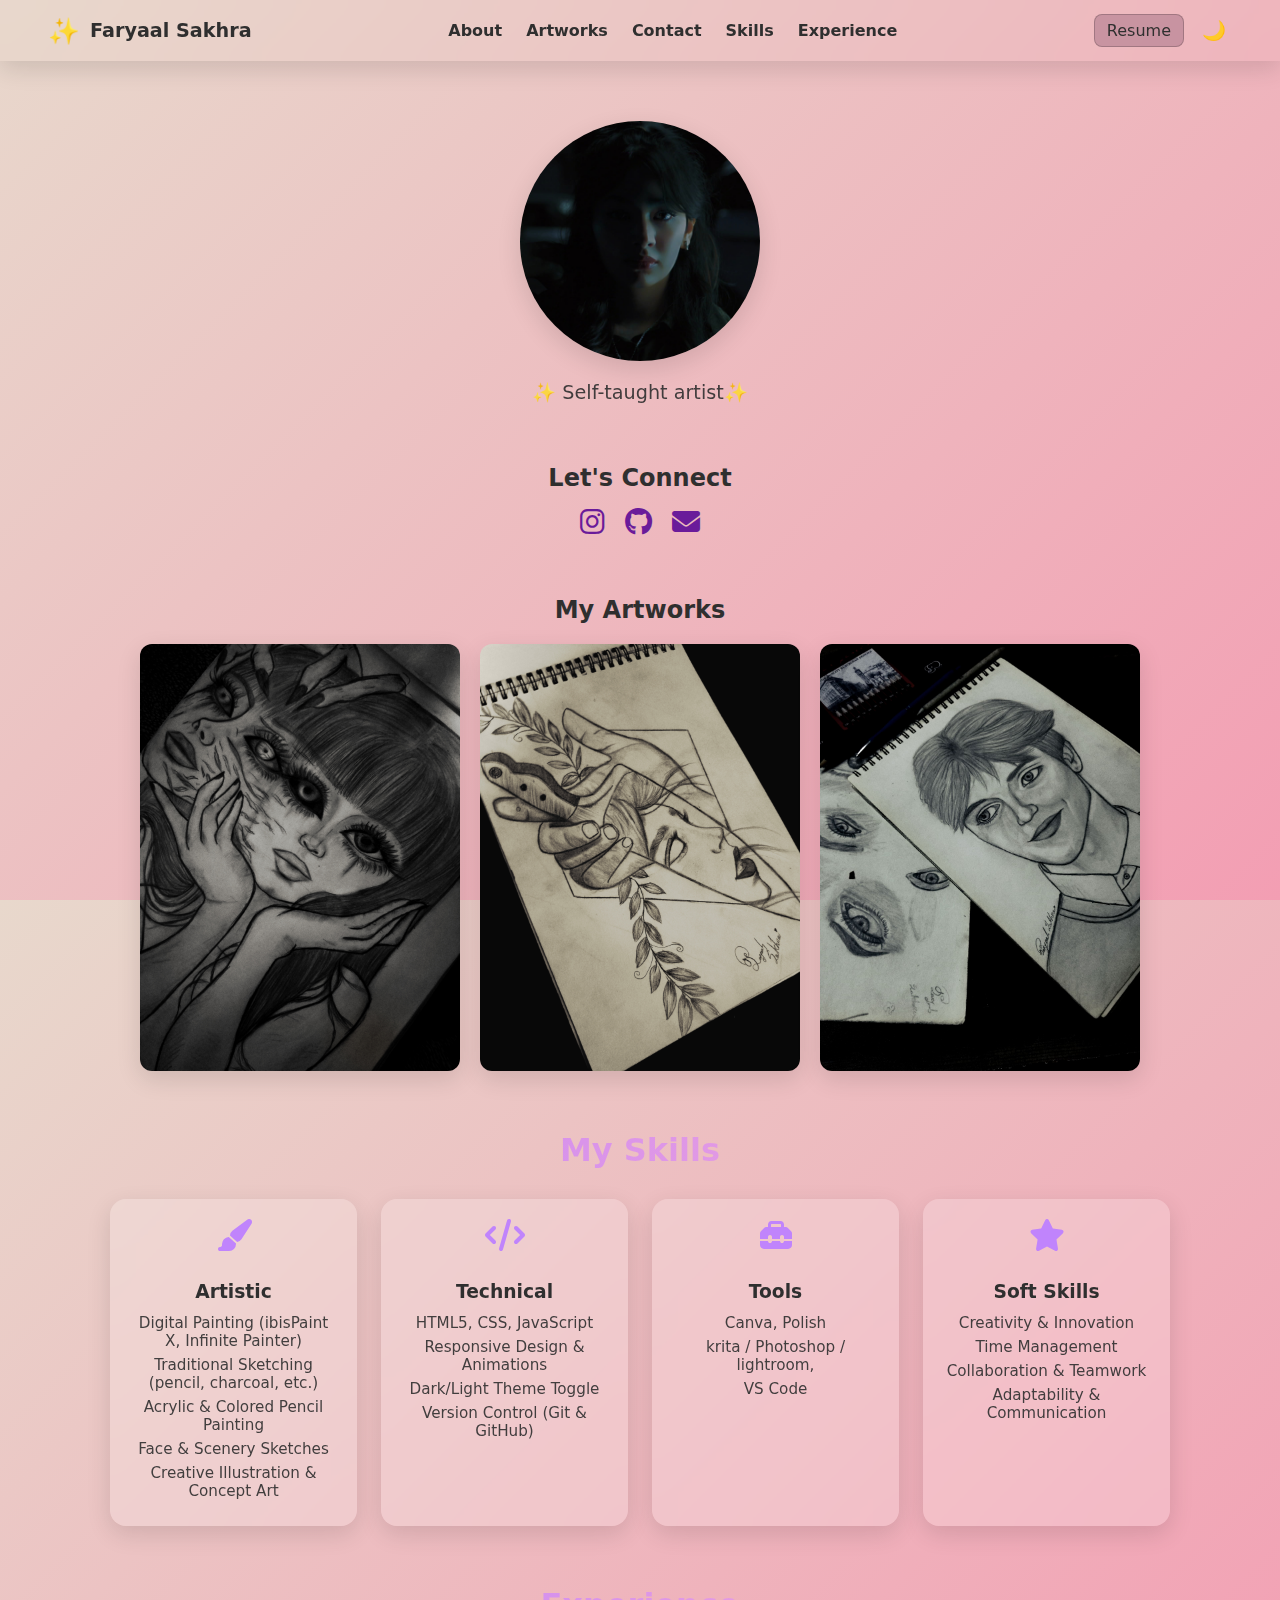
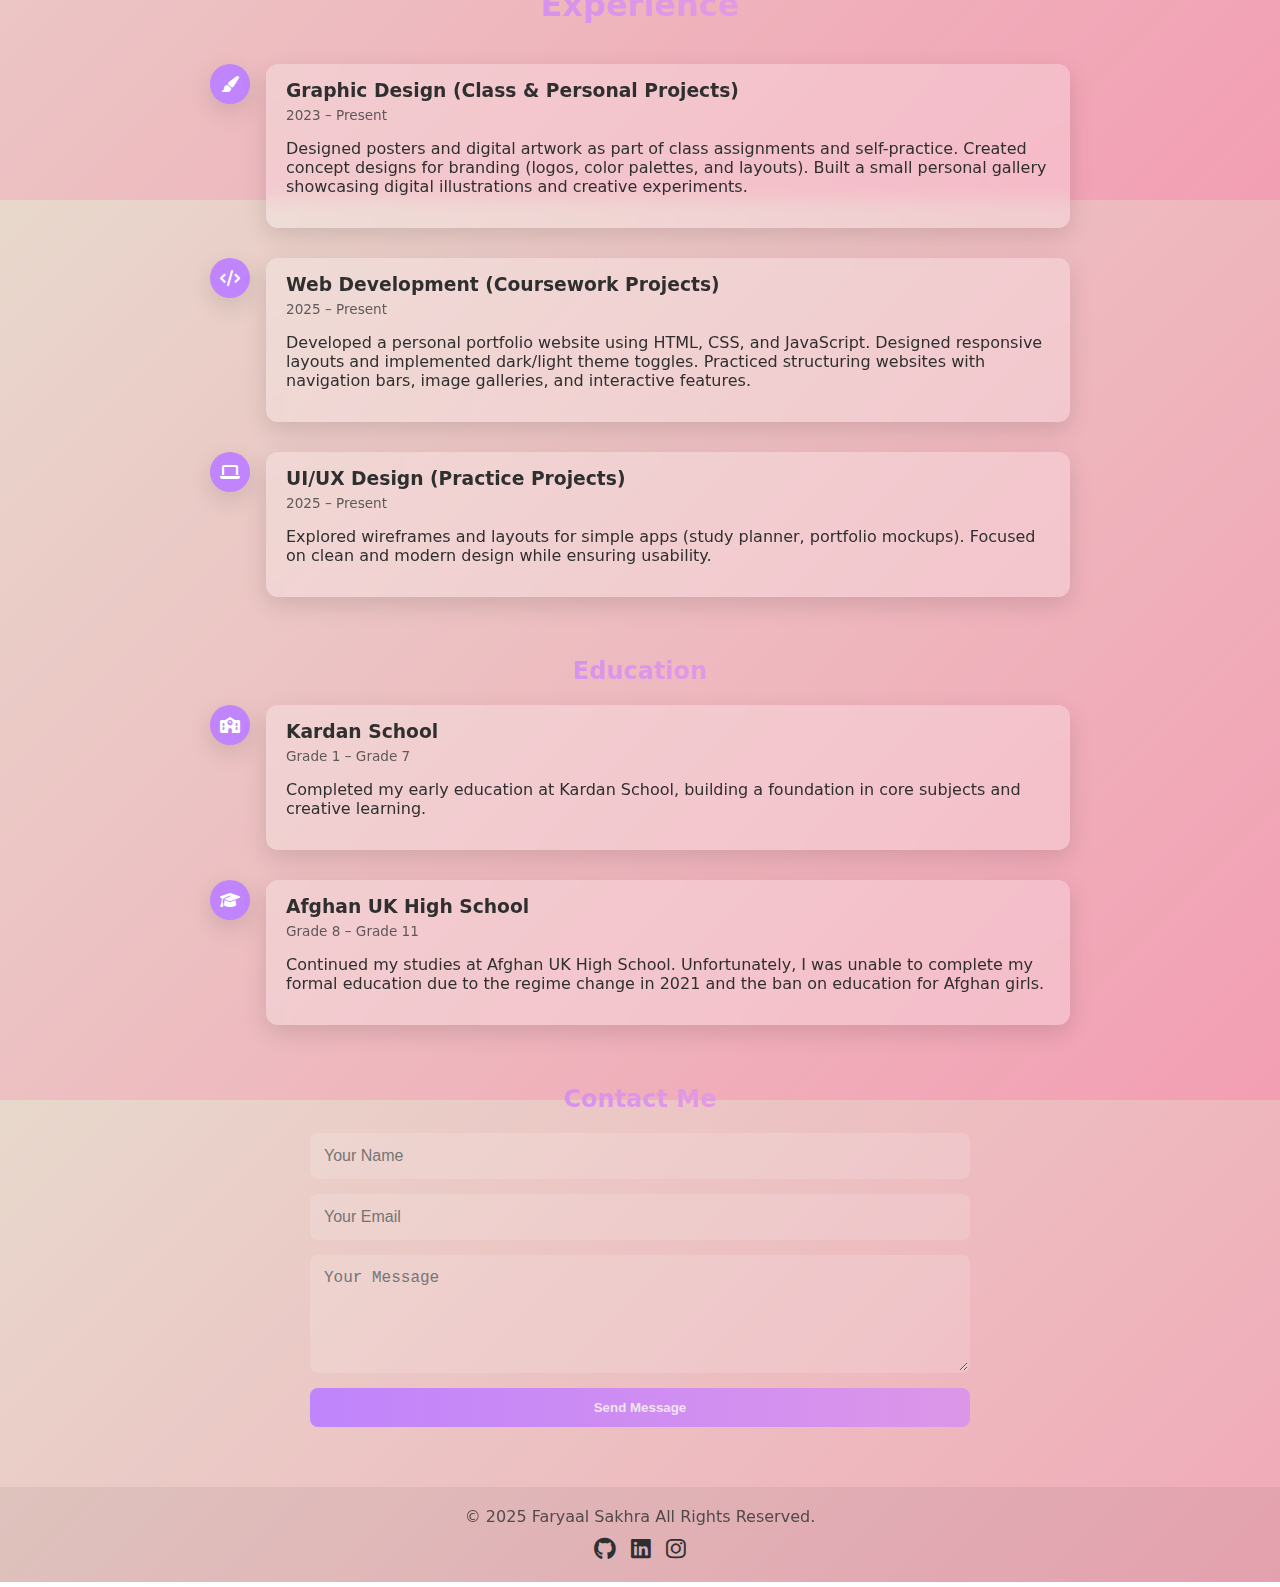
<file: index.html>
<!DOCTYPE html>
<html lang="en">
<head>
  <meta charset="UTF-8">
  <meta name="viewport" content="width=device-width, initial-scale=1.0">
  <title>Faryaal's Portfolio</title>
  <link rel="stylesheet" href="https://cdnjs.cloudflare.com/ajax/libs/font-awesome/6.5.0/css/all.min.css">
  <link rel="stylesheet" href="./styles/styles.css">
  <script defer src="script.js"></script>
  <meta name="google-site-verification" content="JDjScIXy6N2NXJlzmD0lkGvzEvXaJjAvOFmCYF8kFho" />
  <meta name="color-scheme" content="light">
</head>
<body>
  

  <header class="navbar">
    <div class="nav-left">
      <span class="logo">✨</span>
      <h1>Faryaal Sakhra</h1>
    </div>
    <nav class="nav-center">
      <ul>
        <li><a href="#about">About</a></li>
        <li><a href="#gallery">Artworks</a></li>
        <li><a href="#contact">Contact</a></li>
        <li><a href="#skills">Skills</a></li>
        <li><a href="#experience">Experience</a></li</ul>
      </nav>
    <div class="nav-right">
      <a href="resume.pdf" class="resume-btn" download>Resume</a>
      <button id="theme-toggle">🌙</button>
    </div>
  </header>


  <main>
    <section class="hero" id="about">
      <img src="./photos/aug-2024.jpg" alt="My Profile Picture" class="hero-img">
      <p class="intro">✨ Self-taught artist✨</p>
    </section>


    <section class="socials" id="contact">
      <h2>Let's Connect</h2>
      <div class="icons">
        <a href="https://www.instagram.com/faryaal._.sakhra" target="_blank"><i class="fab fa-instagram"></i></a>
        <a href="https://github.com/faryaalsakhra" target="_blank"><i class="fab fa-github"></i></a>
        <a href="mailto:faryaalsakhra2006@gmail.com"><i class="fas fa-envelope"></i></a>
      </div>
      
    </section>

  
    <section class="gallery" id="gallery">
      <h2>My Artworks</h2>
      <div class="grid">
        <img src="./photos/between_two_souls.jpg" alt="Artwork 1">
        <img src="./photos/knife in hand.jpg" alt="Artwork 2">
        <img src="./photos/rady.jpg" alt="Artwork 3">
      </div>
    </section>
    
    <section class="skills" id="skills">
      <h2>My Skills</h2>
      <div class="skills-grid">
    
      
        <div class="skill-card">
          <i class="fas fa-paint-brush"></i>
          <h3>Artistic</h3>
          <ul>
            <li>Digital Painting (ibisPaint X, Infinite Painter)</li>
            <li>Traditional Sketching (pencil, charcoal, etc.)</li>
            <li>Acrylic & Colored Pencil Painting</li>
            <li>Face & Scenery Sketches</li>
            <li>Creative Illustration & Concept Art</li>
          </ul>
        </div>
    
        
        <div class="skill-card">
          <i class="fas fa-code"></i>
          <h3>Technical</h3>
          <ul>
            <li>HTML5, CSS, JavaScript</li>
            <li>Responsive Design & Animations</li>
            <li>Dark/Light Theme Toggle</li>
            <li>Version Control (Git & GitHub)</li>
          </ul>
        </div>
    
       
        <div class="skill-card">
          <i class="fas fa-toolbox"></i>
          <h3>Tools</h3>
          <ul>
            <li>Canva, Polish</li>
            <li>krita / Photoshop / lightroom,</li>
            <li>VS Code</li>
          </ul>
        </div>
    
       
        <div class="skill-card">
          <i class="fas fa-star"></i>
          <h3>Soft Skills</h3>
          <ul>
            <li>Creativity & Innovation</li>
            <li>Time Management</li>
            <li>Collaboration & Teamwork</li>
            <li>Adaptability & Communication</li>
          </ul>
        </div>
    
      </div>
    </section>

    <section class="experience" id="experience">
      <h2>Experience</h2>
      <div class="timeline">
    
        <div class="timeline-item">
          <div class="timeline-icon">
            <i class="fas fa-paint-brush"></i>
          </div>
          <div class="timeline-content">
            <h3>Graphic Design (Class & Personal Projects)</h3>
            <span class="time">2023 – Present</span>
            <p>Designed posters and digital artwork as part of class assignments and self-practice. 
               Created concept designs for branding (logos, color palettes, and layouts). 
               Built a small personal gallery showcasing digital illustrations and creative experiments.</p>
          </div>
        </div>
    
        <div class="timeline-item">
          <div class="timeline-icon">
            <i class="fas fa-code"></i>
          </div>
          <div class="timeline-content">
            <h3>Web Development (Coursework Projects)</h3>
            <span class="time">2025 – Present</span>
            <p>Developed a personal portfolio website using HTML, CSS, and JavaScript. 
               Designed responsive layouts and implemented dark/light theme toggles. 
               Practiced structuring websites with navigation bars, image galleries, and interactive features.</p>
          </div>
        </div>
    
        <div class="timeline-item">
          <div class="timeline-icon">
            <i class="fas fa-laptop"></i>
          </div>
          <div class="timeline-content">
            <h3>UI/UX Design (Practice Projects)</h3>
            <span class="time">2025 – Present</span>
            <p>Explored wireframes and layouts for simple apps (study planner, portfolio mockups). 
               Focused on clean and modern design while ensuring usability.</p>
          </div>
        </div>
    
      </div>
    </section>
    
<section class="education" id="education">
  <h2>Education</h2>
  <div class="timeline">

    <div class="timeline-item">
      <div class="timeline-icon">
        <i class="fas fa-school"></i>
      </div>
      <div class="timeline-content">
        <h3>Kardan School</h3>
        <span class="time">Grade 1 – Grade 7</span>
        <p>Completed my early education at Kardan School, building a foundation in core subjects and creative learning.</p>
      </div>
    </div>

    <div class="timeline-item">
      <div class="timeline-icon">
        <i class="fas fa-graduation-cap"></i>
      </div>
      <div class="timeline-content">
        <h3>Afghan UK High School</h3>
        <span class="time">Grade 8 – Grade 11</span>
        <p>Continued my studies at Afghan UK High School. Unfortunately, I was unable to complete my formal education due to the regime change in 2021 and the ban on education for Afghan girls.</p>
      </div>
    </div>

  </div>
</section>


<section class="contact" id="contact">
  <h2>Contact Me</h2>
  <form class="contact-form">
    <input type="text" name="name" placeholder="Your Name" required>
    <input type="email" name="email" placeholder="Your Email" required>
    <textarea name="message" rows="5" placeholder="Your Message" required></textarea>
    <button type="submit">Send Message</button>
  </form>
</section>


<footer class="footer">
  <p>© 2025 Faryaal Sakhra All Rights Reserved.</p>
  <div class="footer-socials">
    <a href="https://github.com/faryaalsakhra" target="_blank"><i class="fab fa-github"></i></a>
    <a href="https://linkedin.com/in/yourusername" target="_blank"><i class="fab fa-linkedin"></i></a>
    <a href="https://instagram.com/faryaal._.sakhra" target="_blank"><i class="fab fa-instagram"></i></a>
  </div>
</footer>

    
      </div>
    </section>
    
    
  </main>
</body>
</html>
</file>
<file: styles/styles.css>
:root {
  --bg-light: linear-gradient(135deg, #e8d8cc 0%, #f39eb3 100%);
  --bg-dark:  linear-gradient(135deg, #2e003e 0%, #501e8b 100%);

  --nav-bg: linear-gradient(90deg, #d28eabe3, #ffd6e0);
  --nav-dark: rgba(46, 0, 62, 0.75);

  --text-light: #2f2f2f;
  --text-dark: #f0eaff;

  --accent-1: #c084fc;
  --accent-2: #f9a8d4;

  --shadow: 0 8px 24px rgba(0,0,0,.12);
  --t: .6s;
}

* { box-sizing: border-box; }
html, body { height: 100%; margin: 0; }
body {
  font-family: system-ui, sans-serif;
  background: var(--bg-light);
  color: var(--text-light);
  transition: background var(--t), color var(--t);
}
body.dark {
  background: var(--bg-dark);
  color: var(--text-dark);
}

.navbar {
  position: sticky;
  top: 0;
  z-index: 1000;
  display: flex;
  justify-content: space-between;
  align-items: center;
  padding: 14px clamp(16px, 5vw, 48px);
  background: var(--nav-light);
  backdrop-filter: blur(12px);
  box-shadow: var(--shadow);
  transition: background var(--t);
}
body.dark .navbar { background: var(--nav-dark); }

.nav-left {
  display: flex;
  align-items: center;
  gap: 10px;
}
.logo { font-size: 1.6rem; }
.nav-left h1 {
  font-size: 1.2rem;
  margin: 0;
}

.nav-center ul {
  display: flex;
  gap: 24px;
  list-style: none;
  margin: 0;
  padding: 0;
}
.nav-center a {
  text-decoration: none;
  color: inherit;
  font-weight: 600;
  position: relative;
}
.nav-center a::after {
  content: "";
  position: absolute;
  left: 0; bottom: -4px;
  width: 0%;
  height: 2px;
  background: linear-gradient(90deg, var(--accent-2), var(--accent-1));
  transition: width .3s ease;
}
.nav-center a:hover::after { width: 100%; }

.nav-right {
  display: flex;
  align-items: center;
  gap: 12px;
}
.resume-btn {
  padding: 6px 12px;
  border-radius: 8px;
  border: 1px solid rgba(0,0,0,.2);
  text-decoration: none;
  color: inherit;
  background: rgba(52, 2, 45, 0.2);
  backdrop-filter: blur(6px);
  transition: background .3s ease, transform .2s ease;
}
.resume-btn:hover {
  background: rgba(255, 255, 255, 0.35);
  transform: translateY(-2px);
}

#theme-toggle {
  background: none;
  border: none;
  font-size: 1.2rem;
  cursor: pointer;
  transition: transform .2s ease;
}
#theme-toggle:hover { transform: scale(1.15); }

.hero {
  max-width: 800px;
  margin: 60px auto;
  text-align: center;
}
.hero-img {
  width: 240px;
  height: 240px;
  border-radius: 50%;
  object-fit: cover;
  box-shadow: var(--shadow);
  animation: floaty 6s ease-in-out infinite;
}
@keyframes floaty {
  0%,100% { transform: translateY(0); }
  50% { transform: translateY(-8px); }
}
.intro {
  font-size: 1.2rem;
  margin-top: 16px;
  opacity: 0.9;
}

.socials {
  text-align: center;
  margin: 40px 0;
}
.socials h2 { margin-bottom: 16px; }
.icons {
  display: flex;
  justify-content: center;
  gap: 20px;
}
.icons img {
  width: 28px;
  height: 28px;
  filter: drop-shadow(0 2px 4px rgba(0,0,0,.2));
  transition: transform .2s ease;
}
.icons i {
  font-size: 28px;
  color: #6a1b9a;   
  transition: transform .2s ease, color .2s ease;
}

.icons i:hover {
  transform: scale(1.2);
  color: #a00a7591; 
}


.gallery {
  max-width: 1000px;
  margin: 60px auto;
  text-align: center;
}
.gallery h2 { margin-bottom: 20px; }
.grid {
  display: grid;
  grid-template-columns: repeat(auto-fit, minmax(240px, 1fr));
  gap: 20px;
}
.grid img {
  width: 100%;
  border-radius: 12px;
  box-shadow: var(--shadow);
  transition: transform .3s ease;
}
.grid img:hover { transform: scale(1.03); }

.skills {
  max-width: 1100px;
  margin: 60px auto;
  text-align: center;
  padding: 0 20px;
}

.skills h2 {
  margin-bottom: 30px;
  font-size: 2rem;
  background: linear-gradient(90deg, var(--accent-1), var(--accent-2));
  background-clip: text;              
  -webkit-background-clip: text;      
  -webkit-text-fill-color: transparent;
}


.skills-grid {
  display: grid;
  grid-template-columns: repeat(auto-fit, minmax(240px, 1fr));
  gap: 24px;
}

.skill-card {
  background: rgba(255, 255, 255, 0.2);
  backdrop-filter: blur(10px);
  border-radius: 16px;
  padding: 20px;
  box-shadow: var(--shadow);
  transition: transform 0.3s ease, background 0.3s ease;
}

body.dark .skill-card {
  background: rgba(50, 20, 70, 0.4);
}

.skill-card:hover {
  transform: translateY(-6px);
  background: rgba(255, 255, 255, 0.35);
}

.skill-card i {
  font-size: 2rem;
  margin-bottom: 12px;
  color: var(--accent-1);
}

.skill-card h3 {
  margin-bottom: 12px;
}

.skill-card ul {
  list-style: none;
  padding: 0;
  margin: 0;
}

.skill-card li {
  margin: 6px 0;
  font-size: 0.95rem;
  opacity: 0.9;
}

.experience {
  max-width: 900px;
  margin: 60px auto;
  padding: 0 20px;
  text-align: center;
}

.experience h2 {
  margin-bottom: 40px;
  font-size: 2rem;
  background: linear-gradient(90deg, var(--accent-1), var(--accent-2));
  background-clip: text;              
  -webkit-background-clip: text;      
  -webkit-text-fill-color: transparent;
}


.timeline {
  position: relative;
  display: flex;
  flex-direction: column;
  gap: 30px;
}

.timeline-item {
  display: flex;
  align-items: flex-start;
  gap: 16px;
}

.timeline-icon {
  flex-shrink: 0;
  width: 40px;
  height: 40px;
  border-radius: 50%;
  background: var(--accent-1);
  color: white;
  display: flex;
  align-items: center;
  justify-content: center;
  box-shadow: var(--shadow);
}

.timeline-content {
  background: rgba(255, 255, 255, 0.25);
  backdrop-filter: blur(8px);
  border-radius: 12px;
  padding: 16px 20px;
  box-shadow: var(--shadow);
  text-align: left;
  flex: 1;
  transition: transform 0.3s ease;
}

body.dark .timeline-content {
  background: rgba(50, 20, 70, 0.4);
}

.timeline-content:hover {
  transform: translateY(-4px);
}

.timeline-content h3 {
  margin: 0 0 6px;
}

.timeline-content .time {
  font-size: 0.85rem;
  opacity: 0.75;
  display: block;
  margin-bottom: 10px;
}

.education {
  max-width: 900px;
  margin: 60px auto;
  padding: 0 20px;
  text-align: center;
}

.education h2 {
  background: linear-gradient(90deg, var(--accent-1), var(--accent-2));
  -webkit-background-clip: text;
  background-clip: text; 
  -webkit-text-fill-color: transparent;
}


.contact {
  max-width: 700px;
  margin: 60px auto;
  padding: 0 20px;
  text-align: center;
}

.contact h2 {
  background: linear-gradient(90deg, var(--accent-1), var(--accent-2));
  -webkit-background-clip: text;
  background-clip: text;   
  -webkit-text-fill-color: transparent;
}


.contact-form {
  display: flex;
  flex-direction: column;
  gap: 15px;
}

.contact-form input,
.contact-form textarea {
  padding: 12px;
  border-radius: 8px;
  border: 2px solid transparent;
  font-size: 1rem;
  width: 100%;
  background-color: rgba(255, 255, 255, 0.15);
  transition: all 0.3s ease;
}

.contact-form input:hover,
.contact-form textarea:hover,
.contact-form input:focus,
.contact-form textarea:focus {
  border: 2px solid var(--accent-1);
  box-shadow: 0 0 12px rgba(28, 5, 50, 0.6);
  background-color: rgba(255, 255, 255, 0.25);
  outline: none;
}

.contact-form button {
  padding: 12px;
  border: none;
  border-radius: 8px;
  background: linear-gradient(90deg, var(--accent-1), var(--accent-2));
  color: #efe4f0;
  font-weight: 600;
  cursor: pointer;
  transition: all 0.4s ease;
  background-size: 200% auto;
}

.contact-form button:hover {
  background-position: right center; 
  transform: scale(1.05) translateY(-2px);
  box-shadow: 0 6px 16px rgba(192, 132, 252, 0.5);
}

.footer {
  background: rgba(0,0,0,0.05);
  padding: 20px;
  text-align: center;
  margin-top: 60px;
}

.footer p {
  margin: 0;
  opacity: 0.8;
}

.footer-socials {
  margin-top: 10px;
  display: flex;
  justify-content: center;
  gap: 15px;
}

.footer-socials a {
  font-size: 1.4rem;
  color: inherit;
  transition: color .3s ease, transform .2s ease;
}

.footer-socials a:hover {
  color: var(--accent-1);
  transform: scale(1.2);
}
</file>
